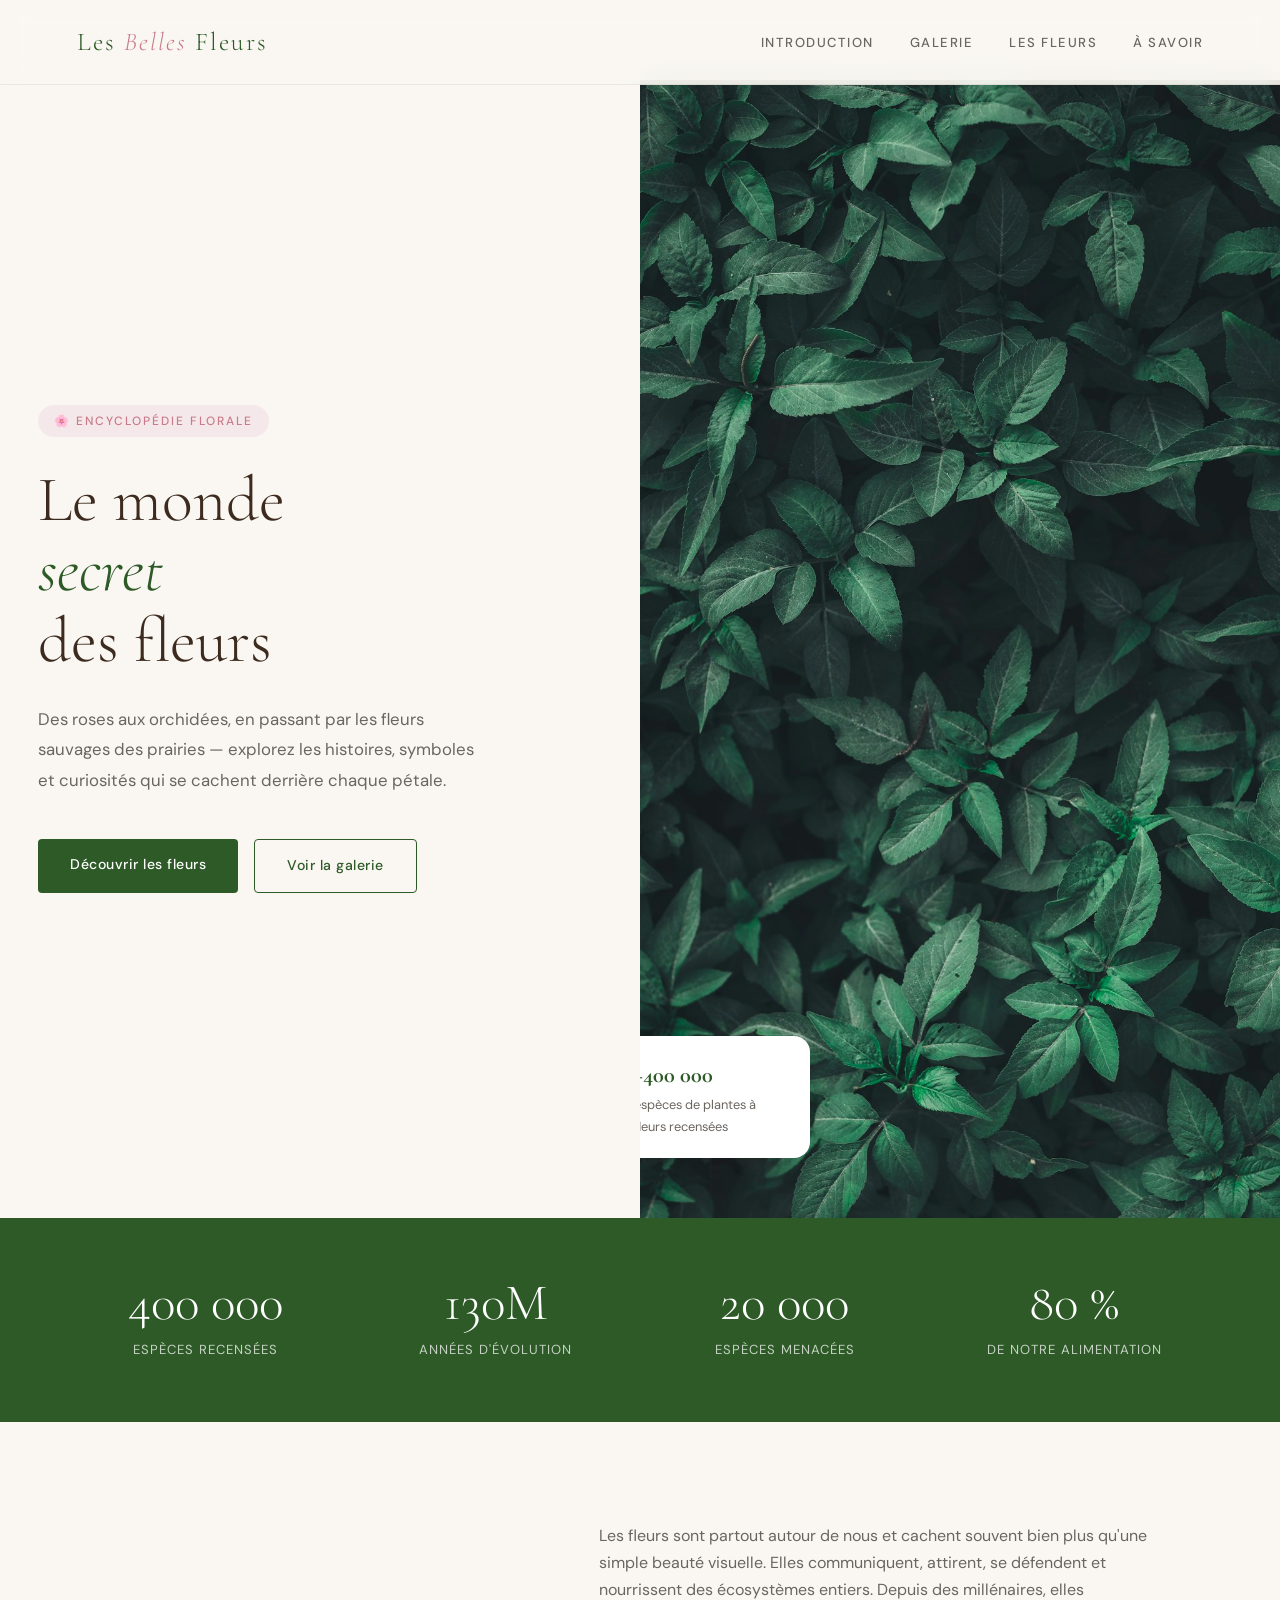
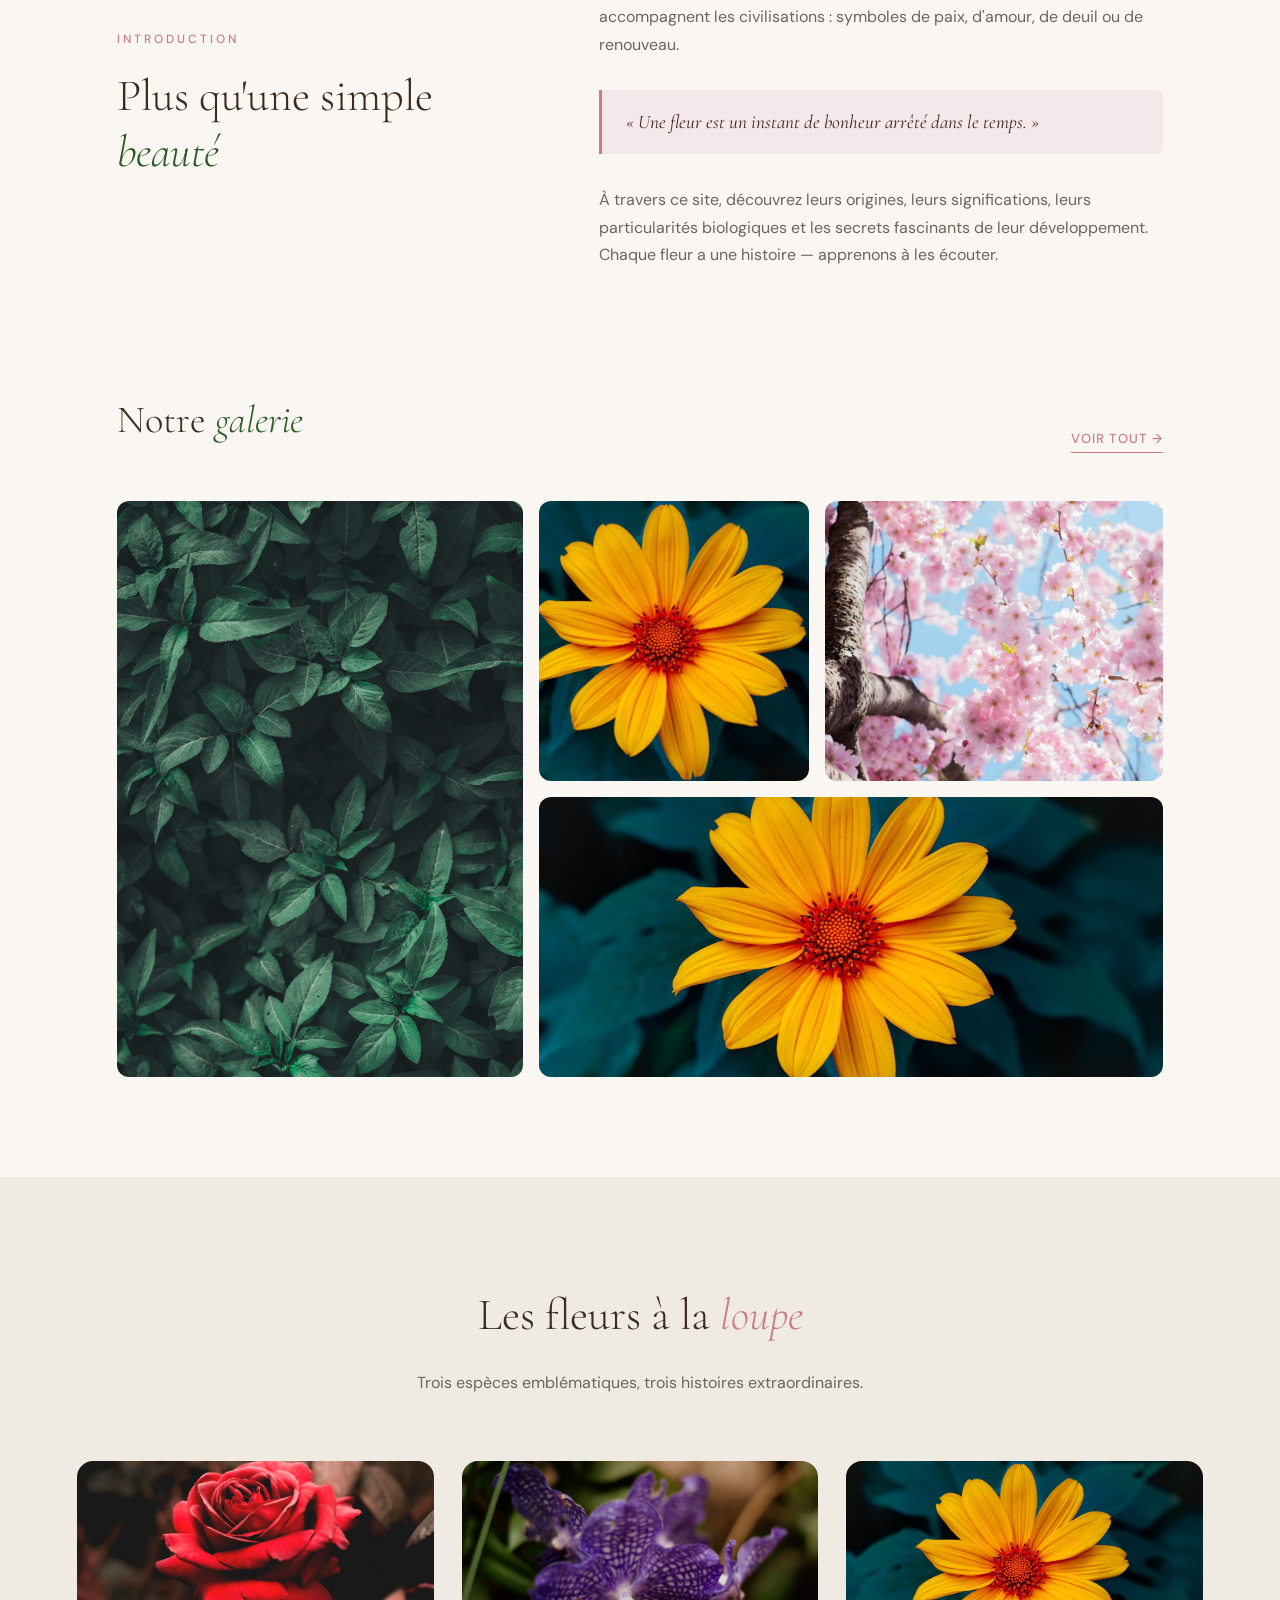
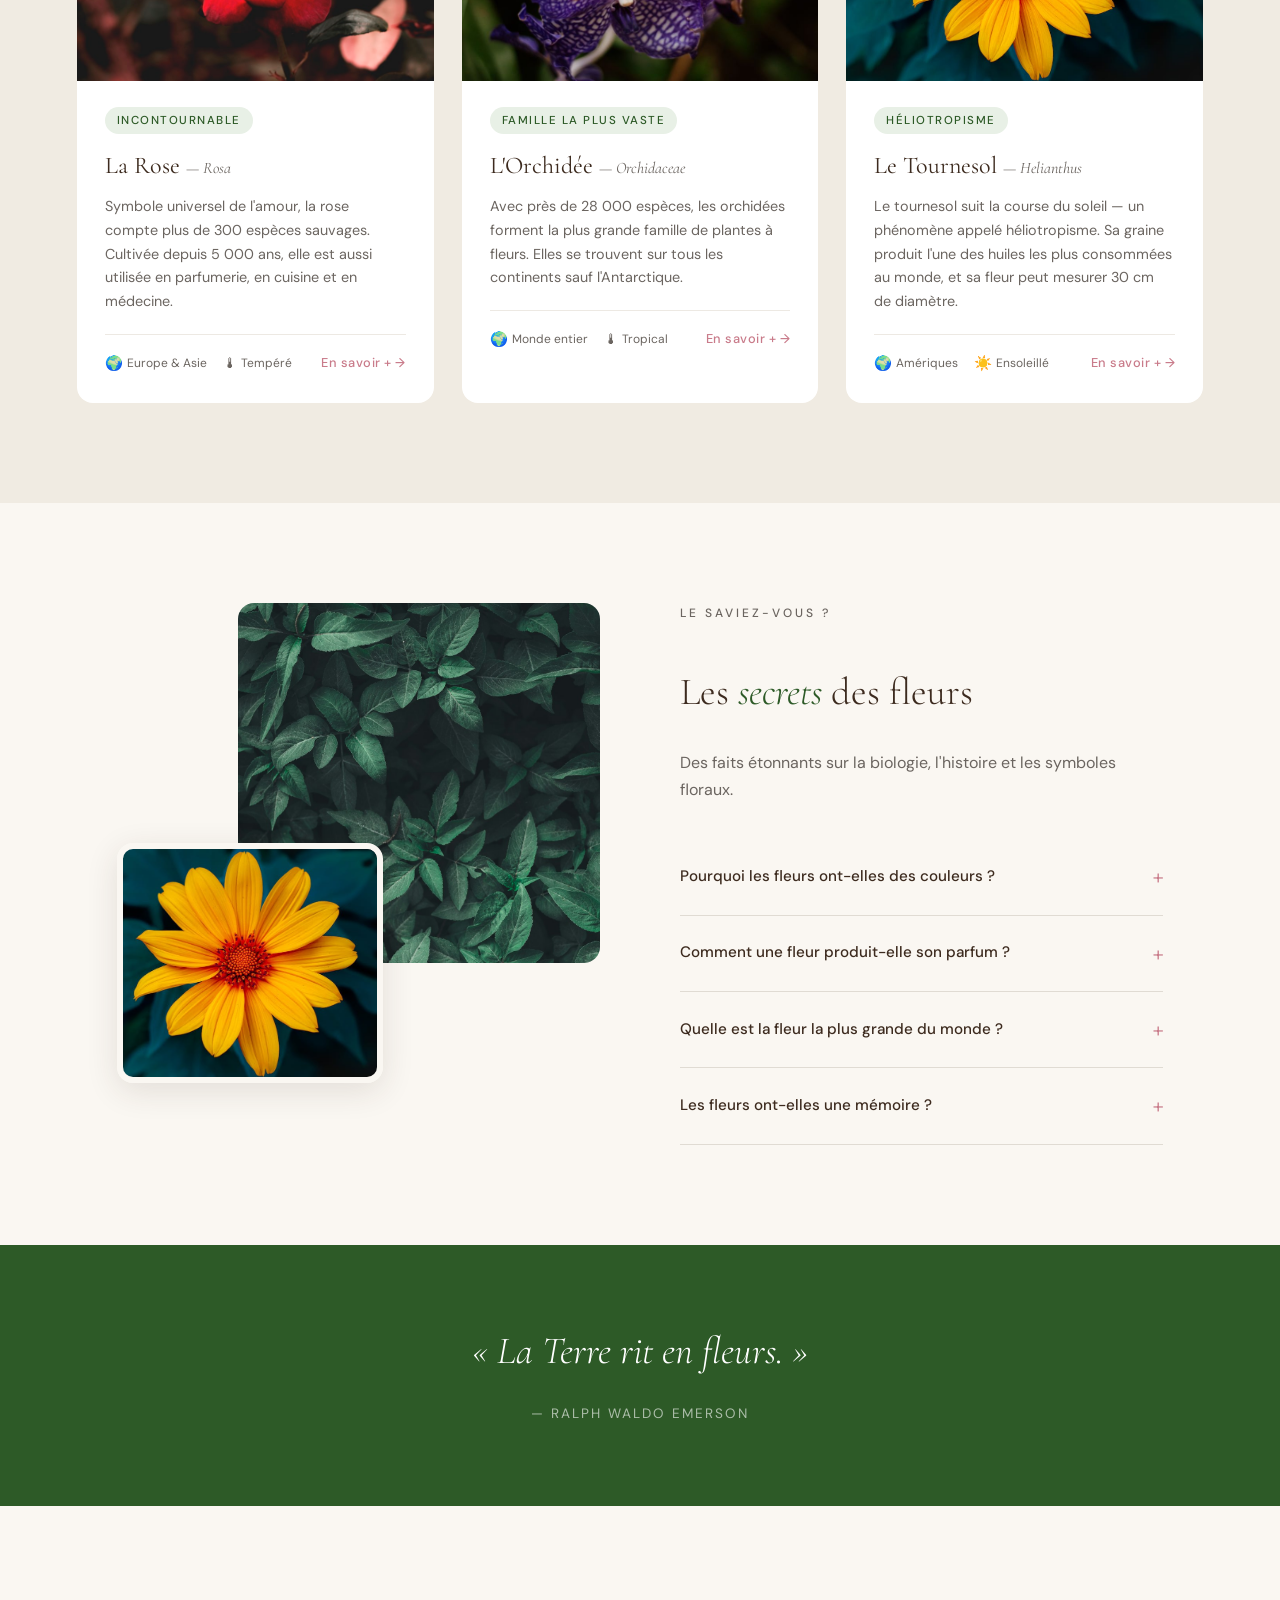
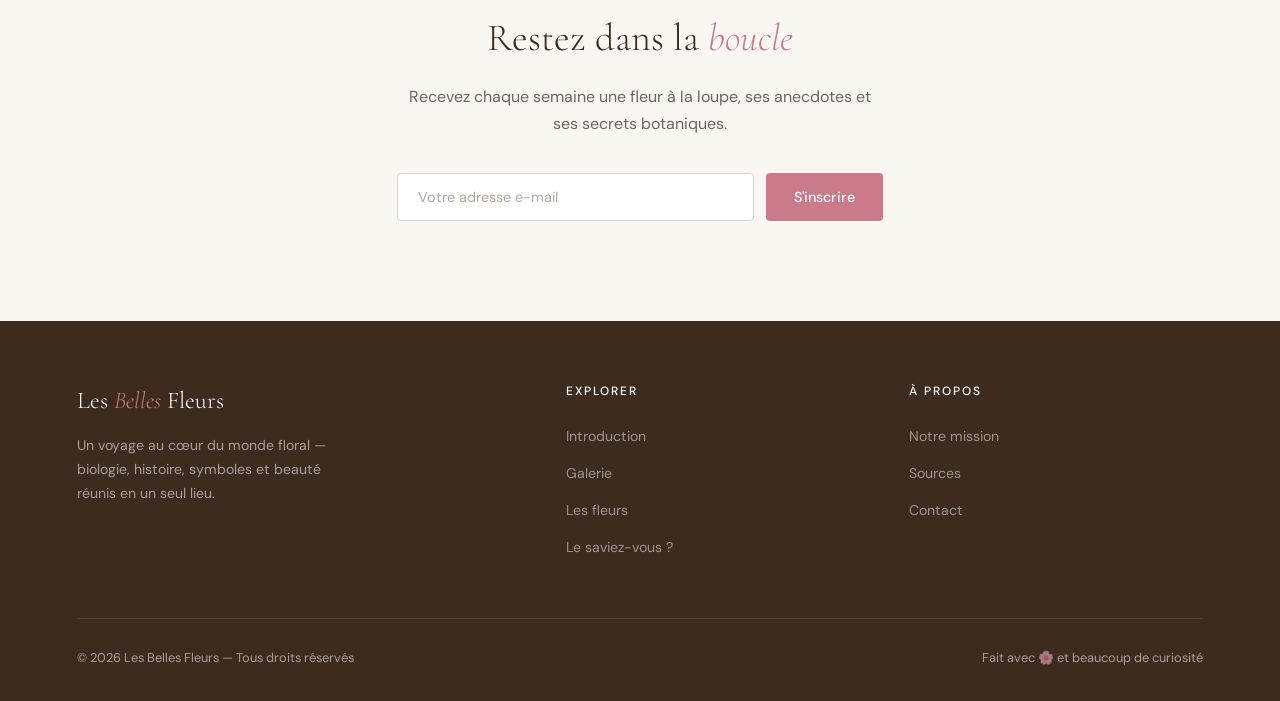
<file: index.html>
<!DOCTYPE html>
<html lang="fr">
<head>
    <meta charset="UTF-8">
    <meta name="viewport" content="width=device-width, initial-scale=1.0">
    <title>Les Belles Fleurs</title>
    <link rel="preconnect" href="https://fonts.googleapis.com">
    <link href="https://fonts.googleapis.com/css2?family=Cormorant+Garamond:ital,wght@0,300;0,400;0,600;1,300;1,400&family=DM+Sans:wght@300;400;500&display=swap" rel="stylesheet">
    <link rel="stylesheet" href="style.css">
</head>
<body>

    <!-- =============================================
         NAVIGATION
    ============================================= -->
    <nav>
        <div class="nav-logo">Les <span>Belles</span> Fleurs</div>
        <ul class="nav-liens">
            <li><a href="#introduction">Introduction</a></li>
            <li><a href="#galerie">Galerie</a></li>
            <li><a href="#fleurs">Les fleurs</a></li>
            <li><a href="#savoir">À savoir</a></li>
        </ul>
    </nav>

    <!-- =============================================
         HERO
    ============================================= -->
    <section class="hero">
        <div class="hero-texte">
            <div class="hero-badge">🌸 Encyclopédie florale</div>
            <h1>Le monde<br><em>secret</em><br>des fleurs</h1>
            <p class="hero-description">
                Des roses aux orchidées, en passant par les fleurs sauvages des prairies —
                explorez les histoires, symboles et curiosités qui se cachent derrière
                chaque pétale.
            </p>
            <div class="hero-btns">
                <a href="#fleurs" class="btn-principal">Découvrir les fleurs</a>
                <a href="#galerie" class="btn-secondaire">Voir la galerie</a>
            </div>
        </div>

        <div class="hero-image">
            <img
                src="image/30-Amazing-Types-of-Exotic-Flowers-1024x683.jpeg"
                alt="Fleurs exotiques colorées"
            >
            <div class="hero-bulle">
                <strong>+400 000</strong>
                <p>espèces de plantes à fleurs recensées</p>
            </div>
        </div>
    </section>

    <!-- =============================================
         CHIFFRES CLÉS
    ============================================= -->
    <div class="chiffres">
        <div class="chiffre-item animate">
            <strong>400 000</strong>
            <span>espèces recensées</span>
        </div>
        <div class="chiffre-item animate delay-1">
            <strong>130M</strong>
            <span>années d'évolution</span>
        </div>
        <div class="chiffre-item animate delay-2">
            <strong>20 000</strong>
            <span>espèces menacées</span>
        </div>
        <div class="chiffre-item animate delay-3">
            <strong>80 %</strong>
            <span>de notre alimentation</span>
        </div>
    </div>

    <!-- =============================================
         INTRODUCTION
    ============================================= -->
    <section class="intro-section" id="introduction">
        <div class="intro-gauche animate">
            <p class="intro-label">Introduction</p>
            <h2>Plus qu'une simple <em>beauté</em></h2>
        </div>
        <div class="intro-droite animate delay-1">
            <p>
                Les fleurs sont partout autour de nous et cachent souvent bien plus qu'une simple
                beauté visuelle. Elles communiquent, attirent, se défendent et nourrissent des
                écosystèmes entiers. Depuis des millénaires, elles accompagnent les civilisations :
                symboles de paix, d'amour, de deuil ou de renouveau.
            </p>
            <blockquote>
                <p>« Une fleur est un instant de bonheur arrêté dans le temps. »</p>
            </blockquote>
            <p>
                À travers ce site, découvrez leurs origines, leurs significations, leurs
                particularités biologiques et les secrets fascinants de leur développement.
                Chaque fleur a une histoire — apprenons à les écouter.
            </p>
        </div>
    </section>

    <!-- =============================================
         GALERIE
    ============================================= -->
    <section class="galerie-section" id="galerie">
        <div class="section-entete animate">
            <h2>Notre <em>galerie</em></h2>
            <a href="#" class="voir-tout">Voir tout →</a>
        </div>

        <div class="galerie-grid">
            <div class="galerie-item animate delay-1">
                <img src="image/30-Amazing-Types-of-Exotic-Flowers-1024x683.jpeg" alt="Fleurs exotiques">
                <div class="galerie-overlay">
                    <div class="galerie-overlay-texte">
                        <h3>Fleurs exotiques</h3>
                        <p>Orchidées & tropicales</p>
                    </div>
                </div>
            </div>
            <div class="galerie-item animate delay-2">
                <img src="image/pexels-less-rock-14960246.jpg" alt="Nature sauvage">
                <div class="galerie-overlay">
                    <div class="galerie-overlay-texte">
                        <h3>Nature sauvage</h3>
                        <p>Prairies & forêts</p>
                    </div>
                </div>
            </div>
            <div class="galerie-item animate delay-3">
                <img src="image/beautiful_bloom_blooming_blossom_bright_color_colorful_colourful-1068714.jpg!d.jpeg" alt="Fleurs colorées">
                <div class="galerie-overlay">
                    <div class="galerie-overlay-texte">
                        <h3>Couleurs vives</h3>
                        <p>Jardins & parterres</p>
                    </div>
                </div>
            </div>
            <div class="galerie-item animate delay-4">
                <img src="image/pexels-less-rock-14960246.jpg" alt="Gros plan fleur">
                <div class="galerie-overlay">
                    <div class="galerie-overlay-texte">
                        <h3>Macrophotographie</h3>
                        <p>Détails & textures</p>
                    </div>
                </div>
            </div>
        </div>
    </section>

    <!-- =============================================
         FLEURS VEDETTES
    ============================================= -->
    <section class="vedettes-section" id="fleurs">
        <div class="vedettes-inner">
            <div class="vedettes-entete animate">
                <h2>Les fleurs à la <em>loupe</em></h2>
                <p>Trois espèces emblématiques, trois histoires extraordinaires.</p>
            </div>

            <div class="vedettes-grid">

                <!-- Carte 1 : Rose -->
                <div class="carte-fleur animate delay-1">
                    <div class="carte-image">
                        <img src="image/rose.jpeg" alt="Rose">
                    </div>
                    <div class="carte-corps">
                        <span class="carte-tag">Incontournable</span>
                        <h3>La Rose <em>— Rosa</em></h3>
                        <p>
                            Symbole universel de l'amour, la rose compte plus de 300 espèces
                            sauvages. Cultivée depuis 5 000 ans, elle est aussi utilisée en
                            parfumerie, en cuisine et en médecine.
                        </p>
                        <div class="carte-pied">
                            <div class="carte-infos">
                                <span class="info-badge"><span class="icone">🌍</span> Europe & Asie</span>
                                <span class="info-badge"><span class="icone">🌡</span> Tempéré</span>
                            </div>
                            <a href="#" class="lien-carte">En savoir + →</a>
                        </div>
                    </div>
                </div>

                <!-- Carte 2 : Orchidée -->
                <div class="carte-fleur animate delay-2">
                    <div class="carte-image">
                        <img src="image/orchidee.jpeg" alt="Orchidée">
                    </div>
                    <div class="carte-corps">
                        <span class="carte-tag">Famille la plus vaste</span>
                        <h3>L'Orchidée <em>— Orchidaceae</em></h3>
                        <p>
                            Avec près de 28 000 espèces, les orchidées forment la plus grande
                            famille de plantes à fleurs. Elles se trouvent sur tous les
                            continents sauf l'Antarctique.
                        </p>
                        <div class="carte-pied">
                            <div class="carte-infos">
                                <span class="info-badge"><span class="icone">🌍</span> Monde entier</span>
                                <span class="info-badge"><span class="icone">🌡</span> Tropical</span>
                            </div>
                            <a href="#" class="lien-carte">En savoir + →</a>
                        </div>
                    </div>
                </div>

                <!-- Carte 3 : Tournesol -->
                <div class="carte-fleur animate delay-3">
                    <div class="carte-image">
                        <img src="image/pexels-less-rock-14960246.jpg" alt="Tournesol">
                    </div>
                    <div class="carte-corps">
                        <span class="carte-tag">Héliotropisme</span>
                        <h3>Le Tournesol <em>— Helianthus</em></h3>
                        <p>
                            Le tournesol suit la course du soleil — un phénomène appelé
                            héliotropisme. Sa graine produit l'une des huiles les plus
                            consommées au monde, et sa fleur peut mesurer 30 cm de diamètre.
                        </p>
                        <div class="carte-pied">
                            <div class="carte-infos">
                                <span class="info-badge"><span class="icone">🌍</span> Amériques</span>
                                <span class="info-badge"><span class="icone">☀️</span> Ensoleillé</span>
                            </div>
                            <a href="#" class="lien-carte">En savoir + →</a>
                        </div>
                    </div>
                </div>

            </div>
        </div>
    </section>

    <!-- =============================================
         SECTION SAVOIR (images + accordéon)
    ============================================= -->
    <section class="savoir-section" id="savoir">

        <!-- Images empilées -->
        <div class="savoir-images animate">
            <div class="savoir-img-1">
                <img src="image/30-Amazing-Types-of-Exotic-Flowers-1024x683.jpeg" alt="Fleurs">
            </div>
            <div class="savoir-img-2">
                <img src="image/pexels-less-rock-14960246.jpg" alt="Nature">
            </div>
        </div>

        <!-- Accordéon -->
        <div class="savoir-gauche animate delay-2">
            <p class="intro-label">Le saviez-vous ?</p>
            <h2>Les <em>secrets</em> des fleurs</h2>
            <p>Des faits étonnants sur la biologie, l'histoire et les symboles floraux.</p>

            <div class="accordeon">

                <div class="accordeon-item">
                    <div class="accordeon-titre" onclick="toggleAccordeon(this)">
                        Pourquoi les fleurs ont-elles des couleurs ?
                        <span class="plus">+</span>
                    </div>
                    <div class="accordeon-corps">
                        <p>Les couleurs des fleurs servent principalement à attirer les pollinisateurs.
                        Les abeilles voient l'ultraviolet et préfèrent le bleu et le jaune. Les oiseaux
                        sont attirés par le rouge. Certaines fleurs ont même des « guides de nectar »
                        invisibles à l'œil nu mais visibles en UV.</p>
                    </div>
                </div>

                <div class="accordeon-item">
                    <div class="accordeon-titre" onclick="toggleAccordeon(this)">
                        Comment une fleur produit-elle son parfum ?
                        <span class="plus">+</span>
                    </div>
                    <div class="accordeon-corps">
                        <p>Le parfum est produit par des composés volatils synthétisés dans les
                        pétales — les terpènes, esters et alcools. Ces molécules s'évaporent à
                        température ambiante et créent l'arôme. La rose de Damas contient plus
                        de 300 composés odorants différents.</p>
                    </div>
                </div>

                <div class="accordeon-item">
                    <div class="accordeon-titre" onclick="toggleAccordeon(this)">
                        Quelle est la fleur la plus grande du monde ?
                        <span class="plus">+</span>
                    </div>
                    <div class="accordeon-corps">
                        <p>La <em>Rafflesia arnoldii</em>, originaire de Sumatra et Bornéo, est la
                        plus grande fleur individuelle au monde. Elle peut atteindre 1 mètre de diamètre
                        et peser jusqu'à 11 kg. Paradoxe : elle ne possède ni feuilles, ni tiges, ni
                        racines — et dégage une odeur de chair en décomposition pour attirer les mouches.</p>
                    </div>
                </div>

                <div class="accordeon-item">
                    <div class="accordeon-titre" onclick="toggleAccordeon(this)">
                        Les fleurs ont-elles une mémoire ?
                        <span class="plus">+</span>
                    </div>
                    <div class="accordeon-corps">
                        <p>Des études récentes montrent que certaines plantes peuvent « apprendre »
                        et adapter leur comportement. La sensitive (<em>Mimosa pudica</em>) cesse de
                        refermer ses feuilles après quelques chutes sans danger, économisant ainsi
                        de l'énergie — un comportement proche d'une forme d'apprentissage.</p>
                    </div>
                </div>

            </div>
        </div>
    </section>

    <!-- =============================================
         CITATION
    ============================================= -->
    <div class="banniere-citation">
        <blockquote>
            « La Terre rit en fleurs. »
        </blockquote>
        <cite>— Ralph Waldo Emerson</cite>
    </div>

    <!-- =============================================
         NEWSLETTER
    ============================================= -->
    <section class="newsletter">
        <h2>Restez dans la <em>boucle</em></h2>
        <p>Recevez chaque semaine une fleur à la loupe, ses anecdotes et ses secrets botaniques.</p>
        <div class="newsletter-form">
            <input type="email" placeholder="Votre adresse e-mail">
            <button type="button">S'inscrire</button>
        </div>
    </section>

    <!-- =============================================
         FOOTER
    ============================================= -->
    <footer>
        <div class="footer-inner">
            <div>
                <div class="footer-logo">Les <span>Belles</span> Fleurs</div>
                <p class="footer-desc">
                    Un voyage au cœur du monde floral — biologie, histoire, symboles
                    et beauté réunis en un seul lieu.
                </p>
            </div>
            <div class="footer-col">
                <h4>Explorer</h4>
                <ul>
                    <li><a href="#">Introduction</a></li>
                    <li><a href="#">Galerie</a></li>
                    <li><a href="#">Les fleurs</a></li>
                    <li><a href="#">Le saviez-vous ?</a></li>
                </ul>
            </div>
            <div class="footer-col">
                <h4>À propos</h4>
                <ul>
                    <li><a href="#">Notre mission</a></li>
                    <li><a href="#">Sources</a></li>
                    <li><a href="#">Contact</a></li>
                </ul>
            </div>
        </div>
        <div class="footer-bas">
            <span>© 2026 Les Belles Fleurs — Tous droits réservés</span>
            <span>Fait avec 🌸 et beaucoup de curiosité</span>
        </div>
    </footer>

    <!-- =============================================
         JAVASCRIPT (accordéon)
    ============================================= -->
    <script>
        function toggleAccordeon(el) {
            const item = el.parentElement;
            const corps = item.querySelector('.accordeon-corps');
            const estOuvert = item.classList.contains('actif');

            // Ferme tous les items
            document.querySelectorAll('.accordeon-item').forEach(i => {
                i.classList.remove('actif');
                i.querySelector('.accordeon-corps').classList.remove('ouvert');
            });

            // Ouvre celui cliqué si il était fermé
            if (!estOuvert) {
                item.classList.add('actif');
                corps.classList.add('ouvert');
            }
        }
    </script>

</body>
</html>
</file>
<file: style.css>
/* =============================================
   VARIABLES — Palette & Design System
============================================= */
:root {
    --vert:        #2d5a27;
    --vert-clair:  #4a7c40;
    --vert-pale:   #e8f0e6;
    --rose:        #c97b8a;
    --rose-pale:   #f5e8ea;
    --creme:       #faf7f2;
    --beige:       #f0ebe2;
    --brun:        #3d2b1f;
    --gris:        #6b6560;
    --blanc:       #ffffff;

    --titre:   'Cormorant Garamond', serif;
    --texte:   'DM Sans', sans-serif;

    --max:     1200px;
    --rayon:   12px;
}

/* =============================================
   RESET
============================================= */
*, *::before, *::after {
    margin: 0; padding: 0;
    box-sizing: border-box;
}

html { scroll-behavior: smooth; }

body {
    background: var(--creme);
    color: var(--brun);
    font-family: var(--texte);
    font-size: 16px;
    line-height: 1.7;
    overflow-x: hidden;
}

img { display: block; width: 100%; }
a   { text-decoration: none; color: inherit; }

/* =============================================
   ANIMATIONS
============================================= */
@keyframes fadeUp {
    from { opacity: 0; transform: translateY(28px); }
    to   { opacity: 1; transform: translateY(0); }
}
@keyframes fadeIn {
    from { opacity: 0; }
    to   { opacity: 1; }
}
@keyframes float {
    0%, 100% { transform: translateY(0); }
    50%       { transform: translateY(-8px); }
}

.animate { animation: fadeUp 0.8s ease both; }
.delay-1 { animation-delay: 0.15s; }
.delay-2 { animation-delay: 0.3s; }
.delay-3 { animation-delay: 0.45s; }
.delay-4 { animation-delay: 0.6s; }

/* =============================================
   NAVIGATION
============================================= */
nav {
    position: fixed;
    top: 0; left: 0; right: 0;
    z-index: 100;
    display: flex;
    justify-content: space-between;
    align-items: center;
    padding: 20px 6%;
    background: rgba(250, 247, 242, 0.88);
    backdrop-filter: blur(12px);
    border-bottom: 1px solid rgba(61, 43, 31, 0.08);
    transition: background 0.3s;
}

.nav-logo {
    font-family: var(--titre);
    font-size: 1.6rem;
    font-weight: 300;
    letter-spacing: 2px;
    color: var(--vert);
}

.nav-logo span {
    font-style: italic;
    color: var(--rose);
}

.nav-liens {
    display: flex;
    gap: 36px;
    list-style: none;
}

.nav-liens a {
    font-size: 0.82rem;
    font-weight: 500;
    letter-spacing: 1.5px;
    text-transform: uppercase;
    color: var(--gris);
    transition: color 0.25s;
    position: relative;
}

.nav-liens a::after {
    content: '';
    position: absolute;
    bottom: -3px; left: 0;
    width: 0; height: 1.5px;
    background: var(--rose);
    transition: width 0.3s ease;
}

.nav-liens a:hover { color: var(--vert); }
.nav-liens a:hover::after { width: 100%; }

/* =============================================
   HERO
============================================= */
.hero {
    min-height: 100vh;
    display: grid;
    grid-template-columns: 1fr 1fr;
    padding-top: 80px;
}

.hero-texte {
    display: flex;
    flex-direction: column;
    justify-content: center;
    padding: 80px 8% 80px 6%;
}

.hero-badge {
    display: inline-block;
    background: var(--rose-pale);
    color: var(--rose);
    font-size: 0.75rem;
    font-weight: 500;
    letter-spacing: 2px;
    text-transform: uppercase;
    padding: 6px 16px;
    border-radius: 20px;
    margin-bottom: 28px;
    width: fit-content;
    animation: fadeUp 0.6s ease both;
}

.hero h1 {
    font-family: var(--titre);
    font-size: clamp(3rem, 5vw, 5.5rem);
    font-weight: 300;
    line-height: 1.1;
    color: var(--brun);
    margin-bottom: 28px;
    animation: fadeUp 0.8s 0.1s ease both;
}

.hero h1 em {
    font-style: italic;
    color: var(--vert);
}

.hero-description {
    font-size: 1.05rem;
    color: var(--gris);
    max-width: 440px;
    line-height: 1.8;
    margin-bottom: 44px;
    animation: fadeUp 0.8s 0.2s ease both;
}

.hero-btns {
    display: flex;
    gap: 16px;
    flex-wrap: wrap;
    animation: fadeUp 0.8s 0.35s ease both;
}

.btn-principal {
    background: var(--vert);
    color: var(--blanc);
    padding: 14px 32px;
    border-radius: 4px;
    font-size: 0.88rem;
    font-weight: 500;
    letter-spacing: 0.5px;
    transition: background 0.25s, transform 0.2s;
}
.btn-principal:hover {
    background: var(--vert-clair);
    transform: translateY(-2px);
}

.btn-secondaire {
    border: 1.5px solid var(--vert);
    color: var(--vert);
    padding: 14px 32px;
    border-radius: 4px;
    font-size: 0.88rem;
    font-weight: 500;
    letter-spacing: 0.5px;
    transition: background 0.25s, transform 0.2s;
}
.btn-secondaire:hover {
    background: var(--vert-pale);
    transform: translateY(-2px);
}

.hero-image {
    position: relative;
    overflow: hidden;
}

.hero-image img {
    height: 100%;
    object-fit: cover;
    filter: saturate(1.1);
    animation: fadeIn 1.2s ease both;
}

/* Décoration flottante */
.hero-bulle {
    position: absolute;
    bottom: 60px; left: -30px;
    background: var(--blanc);
    border-radius: 16px;
    padding: 20px 24px;
    box-shadow: 0 8px 32px rgba(61,43,31,0.12);
    animation: float 4s ease-in-out infinite;
    width: 200px;
}
.hero-bulle p { font-size: 0.8rem; color: var(--gris); }
.hero-bulle strong { display: block; font-size: 1.4rem; font-family: var(--titre); color: var(--vert); }

/* =============================================
   SECTION CHIFFRES
============================================= */
.chiffres {
    background: var(--vert);
    padding: 60px 6%;
    display: grid;
    grid-template-columns: repeat(4, 1fr);
    gap: 32px;
    text-align: center;
}

.chiffre-item { color: var(--blanc); }

.chiffre-item strong {
    display: block;
    font-family: var(--titre);
    font-size: 3.2rem;
    font-weight: 300;
    line-height: 1;
    margin-bottom: 6px;
}

.chiffre-item span {
    font-size: 0.82rem;
    opacity: 0.72;
    letter-spacing: 1px;
    text-transform: uppercase;
}

/* =============================================
   SECTION INTRODUCTION
============================================= */
.intro-section {
    max-width: var(--max);
    margin: 0 auto;
    padding: 100px 6%;
    display: grid;
    grid-template-columns: 1fr 1.4fr;
    gap: 80px;
    align-items: center;
}

.intro-label {
    font-size: 0.75rem;
    letter-spacing: 3px;
    text-transform: uppercase;
    color: var(--rose);
    font-weight: 500;
    margin-bottom: 20px;
}

.intro-section h2 {
    font-family: var(--titre);
    font-size: clamp(2rem, 3.5vw, 3.2rem);
    font-weight: 300;
    line-height: 1.25;
    color: var(--brun);
}

.intro-section h2 em { font-style: italic; color: var(--vert); }

.intro-droite p {
    color: var(--gris);
    margin-bottom: 20px;
    font-size: 1rem;
}

.intro-droite blockquote {
    border-left: 3px solid var(--rose);
    padding: 16px 24px;
    margin: 32px 0;
    background: var(--rose-pale);
    border-radius: 0 8px 8px 0;
}

.intro-droite blockquote p {
    font-family: var(--titre);
    font-style: italic;
    font-size: 1.2rem;
    color: var(--brun);
    margin: 0;
}

/* =============================================
   GALERIE PRINCIPALE
============================================= */
.galerie-section {
    padding: 0 6% 100px;
    max-width: var(--max);
    margin: 0 auto;
}

.section-entete {
    display: flex;
    justify-content: space-between;
    align-items: flex-end;
    margin-bottom: 48px;
}

.section-entete h2 {
    font-family: var(--titre);
    font-size: clamp(1.8rem, 3vw, 2.8rem);
    font-weight: 300;
}

.section-entete h2 em { font-style: italic; color: var(--vert); }

.voir-tout {
    font-size: 0.82rem;
    font-weight: 500;
    color: var(--rose);
    letter-spacing: 1px;
    text-transform: uppercase;
    border-bottom: 1px solid var(--rose);
    padding-bottom: 2px;
    transition: opacity 0.2s;
}
.voir-tout:hover { opacity: 0.7; }

/* Grille asymétrique */
.galerie-grid {
    display: grid;
    grid-template-columns: 1.2fr 0.8fr 1fr;
    grid-template-rows: 280px 280px;
    gap: 16px;
}

.galerie-item {
    position: relative;
    overflow: hidden;
    border-radius: var(--rayon);
    cursor: pointer;
}

.galerie-item:nth-child(1) { grid-row: 1 / 3; }
.galerie-item:nth-child(4) { grid-column: 2 / 4; }

.galerie-item img {
    height: 100%;
    object-fit: cover;
    transition: transform 0.5s ease;
}

.galerie-item:hover img { transform: scale(1.06); }

.galerie-overlay {
    position: absolute;
    inset: 0;
    background: linear-gradient(to top, rgba(45,90,39,0.75) 0%, transparent 55%);
    opacity: 0;
    transition: opacity 0.35s ease;
    display: flex;
    align-items: flex-end;
    padding: 24px;
}

.galerie-item:hover .galerie-overlay { opacity: 1; }

.galerie-overlay-texte h3 {
    font-family: var(--titre);
    font-size: 1.4rem;
    font-weight: 300;
    color: var(--blanc);
    font-style: italic;
}

.galerie-overlay-texte p {
    font-size: 0.8rem;
    color: rgba(255,255,255,0.75);
    margin-top: 4px;
}

/* =============================================
   SECTION FLEURS VEDETTES
============================================= */
.vedettes-section {
    background: var(--beige);
    padding: 100px 6%;
}

.vedettes-inner {
    max-width: var(--max);
    margin: 0 auto;
}

.vedettes-entete {
    text-align: center;
    margin-bottom: 64px;
}

.vedettes-entete h2 {
    font-family: var(--titre);
    font-size: clamp(2rem, 3.5vw, 3rem);
    font-weight: 300;
}

.vedettes-entete h2 em { font-style: italic; color: var(--rose); }

.vedettes-entete p {
    color: var(--gris);
    max-width: 500px;
    margin: 16px auto 0;
}

.vedettes-grid {
    display: grid;
    grid-template-columns: repeat(3, 1fr);
    gap: 28px;
}

.carte-fleur {
    background: var(--blanc);
    border-radius: 16px;
    overflow: hidden;
    transition: transform 0.3s ease, box-shadow 0.3s ease;
}

.carte-fleur:hover {
    transform: translateY(-6px);
    box-shadow: 0 16px 48px rgba(61,43,31,0.12);
}

.carte-image {
    height: 220px;
    overflow: hidden;
}

.carte-image img {
    height: 100%;
    object-fit: cover;
    transition: transform 0.4s ease;
}

.carte-fleur:hover .carte-image img { transform: scale(1.05); }

.carte-corps {
    padding: 24px 28px 28px;
}

.carte-tag {
    display: inline-block;
    background: var(--vert-pale);
    color: var(--vert);
    font-size: 0.72rem;
    font-weight: 500;
    letter-spacing: 1.5px;
    text-transform: uppercase;
    padding: 4px 12px;
    border-radius: 20px;
    margin-bottom: 12px;
}

.carte-corps h3 {
    font-family: var(--titre);
    font-size: 1.5rem;
    font-weight: 400;
    margin-bottom: 8px;
    color: var(--brun);
}

.carte-corps h3 em { font-style: italic; color: var(--gris); font-size: 1rem; }

.carte-corps p {
    font-size: 0.9rem;
    color: var(--gris);
    line-height: 1.65;
}

.carte-pied {
    display: flex;
    justify-content: space-between;
    align-items: center;
    margin-top: 20px;
    padding-top: 16px;
    border-top: 1px solid #ede9e3;
}

.carte-infos {
    display: flex;
    gap: 16px;
}

.info-badge {
    font-size: 0.75rem;
    color: var(--gris);
    display: flex;
    align-items: center;
    gap: 4px;
}

.info-badge .icone { font-size: 0.9rem; }

.lien-carte {
    font-size: 0.8rem;
    color: var(--rose);
    font-weight: 500;
    letter-spacing: 0.5px;
    transition: color 0.2s;
}
.lien-carte:hover { color: var(--vert); }

/* =============================================
   SECTION SAVOIR
============================================= */
.savoir-section {
    max-width: var(--max);
    margin: 0 auto;
    padding: 100px 6%;
    display: grid;
    grid-template-columns: 1fr 1fr;
    gap: 80px;
    align-items: start;
}

.savoir-gauche h2 {
    font-family: var(--titre);
    font-size: clamp(2rem, 3vw, 2.8rem);
    font-weight: 300;
    margin-bottom: 24px;
}

.savoir-gauche h2 em { font-style: italic; color: var(--vert); }

.savoir-gauche p {
    color: var(--gris);
    margin-bottom: 36px;
}

/* Image empilée avec décoration */
.savoir-images {
    position: relative;
    height: 480px;
}

.savoir-img-1, .savoir-img-2 {
    position: absolute;
    border-radius: 16px;
    overflow: hidden;
}

.savoir-img-1 {
    width: 75%;
    height: 360px;
    top: 0; right: 0;
}

.savoir-img-2 {
    width: 55%;
    height: 240px;
    bottom: 0; left: 0;
    border: 6px solid var(--creme);
    box-shadow: 0 8px 32px rgba(61,43,31,0.12);
}

.savoir-img-1 img, .savoir-img-2 img {
    height: 100%;
    object-fit: cover;
}

/* Accordéon savoir */
.accordeon { margin-top: 8px; }

.accordeon-item {
    border-bottom: 1px solid #e0dbd3;
}

.accordeon-titre {
    display: flex;
    justify-content: space-between;
    align-items: center;
    padding: 20px 0;
    cursor: pointer;
    font-weight: 500;
    font-size: 0.95rem;
    color: var(--brun);
    transition: color 0.2s;
}

.accordeon-titre:hover { color: var(--vert); }

.accordeon-titre .plus {
    font-size: 1.3rem;
    font-weight: 300;
    color: var(--rose);
    transition: transform 0.3s;
}

.accordeon-corps {
    max-height: 0;
    overflow: hidden;
    transition: max-height 0.4s ease, padding 0.3s;
}

.accordeon-corps.ouvert {
    max-height: 200px;
    padding-bottom: 16px;
}

.accordeon-corps p {
    color: var(--gris);
    font-size: 0.9rem;
    line-height: 1.7;
}

.accordeon-item.actif .accordeon-titre { color: var(--vert); }
.accordeon-item.actif .plus { transform: rotate(45deg); }

/* =============================================
   BANNIÈRE CITATION
============================================= */
.banniere-citation {
    background: var(--vert);
    padding: 80px 6%;
    text-align: center;
}

.banniere-citation blockquote {
    font-family: var(--titre);
    font-size: clamp(1.6rem, 3vw, 2.6rem);
    font-weight: 300;
    font-style: italic;
    color: var(--blanc);
    max-width: 800px;
    margin: 0 auto 20px;
    line-height: 1.4;
}

.banniere-citation cite {
    font-size: 0.85rem;
    color: rgba(255,255,255,0.6);
    letter-spacing: 2px;
    text-transform: uppercase;
    font-style: normal;
}

/* =============================================
   NEWSLETTER
============================================= */
.newsletter {
    max-width: 640px;
    margin: 0 auto;
    padding: 100px 6%;
    text-align: center;
}

.newsletter h2 {
    font-family: var(--titre);
    font-size: clamp(1.8rem, 3vw, 2.4rem);
    font-weight: 300;
    margin-bottom: 12px;
}

.newsletter h2 em { font-style: italic; color: var(--rose); }

.newsletter p {
    color: var(--gris);
    margin-bottom: 36px;
}

.newsletter-form {
    display: flex;
    gap: 12px;
}

.newsletter-form input {
    flex: 1;
    padding: 14px 20px;
    border: 1.5px solid #d9d3ca;
    border-radius: 4px;
    font-family: var(--texte);
    font-size: 0.9rem;
    background: var(--blanc);
    color: var(--brun);
    outline: none;
    transition: border-color 0.2s;
}

.newsletter-form input:focus { border-color: var(--vert); }
.newsletter-form input::placeholder { color: #b0a99f; }

.newsletter-form button {
    background: var(--rose);
    color: var(--blanc);
    border: none;
    padding: 14px 28px;
    border-radius: 4px;
    font-family: var(--texte);
    font-size: 0.9rem;
    font-weight: 500;
    cursor: pointer;
    transition: background 0.25s, transform 0.2s;
}

.newsletter-form button:hover {
    background: #b56374;
    transform: translateY(-1px);
}

/* =============================================
   FOOTER
============================================= */
footer {
    background: var(--brun);
    color: rgba(255,255,255,0.55);
    padding: 60px 6% 32px;
}

.footer-inner {
    max-width: var(--max);
    margin: 0 auto;
    display: grid;
    grid-template-columns: 1.5fr 1fr 1fr;
    gap: 48px;
    padding-bottom: 48px;
    border-bottom: 1px solid rgba(255,255,255,0.1);
}

.footer-logo {
    font-family: var(--titre);
    font-size: 1.5rem;
    font-weight: 300;
    color: var(--blanc);
    margin-bottom: 12px;
}

.footer-logo span { font-style: italic; color: var(--rose); }

.footer-desc { font-size: 0.88rem; line-height: 1.7; max-width: 260px; }

.footer-col h4 {
    font-size: 0.75rem;
    letter-spacing: 2px;
    text-transform: uppercase;
    color: var(--blanc);
    font-weight: 500;
    margin-bottom: 20px;
}

.footer-col ul { list-style: none; }

.footer-col ul li { margin-bottom: 10px; }

.footer-col ul li a {
    font-size: 0.88rem;
    color: rgba(255,255,255,0.5);
    transition: color 0.2s;
}

.footer-col ul li a:hover { color: var(--blanc); }

.footer-bas {
    max-width: var(--max);
    margin: 28px auto 0;
    display: flex;
    justify-content: space-between;
    align-items: center;
    font-size: 0.8rem;
}

/* =============================================
   RESPONSIVE (tablette)
============================================= */
@media (max-width: 900px) {
    .hero { grid-template-columns: 1fr; min-height: auto; }
    .hero-image { height: 50vw; }
    .hero-bulle { display: none; }
    .chiffres { grid-template-columns: repeat(2, 1fr); }
    .intro-section { grid-template-columns: 1fr; gap: 40px; }
    .galerie-grid {
        grid-template-columns: 1fr 1fr;
        grid-template-rows: auto;
    }
    .galerie-item:nth-child(1) { grid-row: auto; }
    .galerie-item:nth-child(4) { grid-column: auto; }
    .vedettes-grid { grid-template-columns: 1fr; }
    .savoir-section { grid-template-columns: 1fr; }
    .savoir-images { height: 300px; }
    .footer-inner { grid-template-columns: 1fr; gap: 32px; }
    .footer-bas { flex-direction: column; gap: 12px; text-align: center; }
}
</file>
